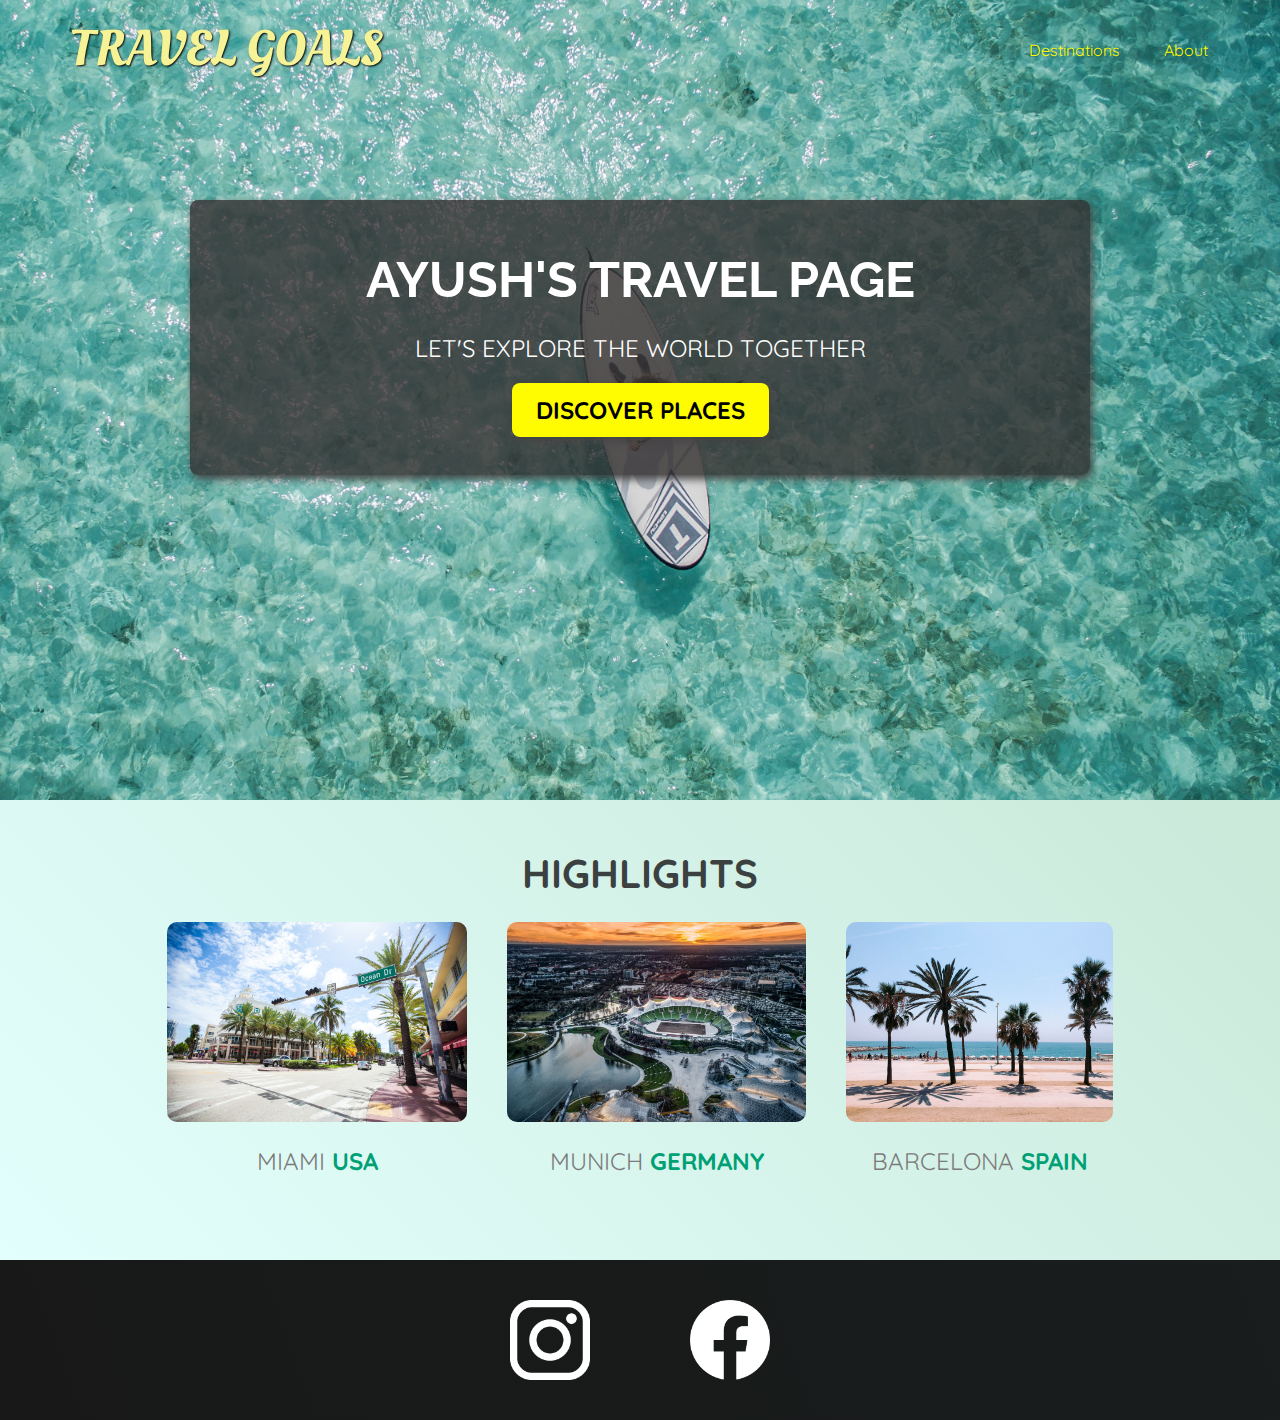
<file: index.html>
<!DOCTYPE html>
<html lang="en">
  <head>
    <meta charset="UTF-8" />
    <link
      href="https://fonts.googleapis.com/css2?family=Raleway:wght@700&family=Oleo+Script:wght@700&family=Quicksand:wght@300;500&display=swap"
      rel="stylesheet"
    />
    <link rel="stylesheet" href="shared.css" />
    <link rel="stylesheet" href="style.css" />
    <title>Travel Goals</title>
  </head>
  <body>
    <header>
      <div  id="page-logo">
        <a href="index.html">Travel Goals</a>
      </div>
      <nav>
        <ul>
          <li><a href="places.html">Destinations</a></li>
          <li><a href="">About</a></li>
        </ul>
      </nav>
    </header>
    <main>
      <section id="hero">
        <div id="hero-content">
          <h1>Ayush's Travel page</h1>
          <p>LET'S EXPLORE THE WORLD TOGETHER</p>
          <a href="places.html">DISCOVER PLACES</a>
        </div>
      </section>
      <section id="highlights">
          <h2>Highlights</h2>
          <ul id="destinations">
              <li class="destinations">
                  <img src="images/places/miami.jpg" alt="miami">
                  <p>MIAMI <span class="country">USA</span></p>
              </li>
              <li class="destinations">
                  <img src="images/places/munich.jpg" alt="munich">
                  <p>MUNICH <span class="country">GERMANY</span></p>
              </li>
              <li class="destinations">
                  <img src="images/places/barcelona.jpg" alt="">
                  <p>BARCELONA <span class="country">SPAIN</span></p>
              </li>
          </ul>
      </section>
    </main>
    <footer>
        <ul>
            <li>
                <a href="https://www.instagram.com" target="_blank">
                    <img src="images/icon/insta.png" alt="Instagram">
                </a>
            </li>
            <li>
                <a href="https://www.facebook.com">
                    <img src="images/icon/facebook.png" alt="Facebook">
                </a>
            </li>
        </ul>
    </footer>
  </body>
</html>
</file>
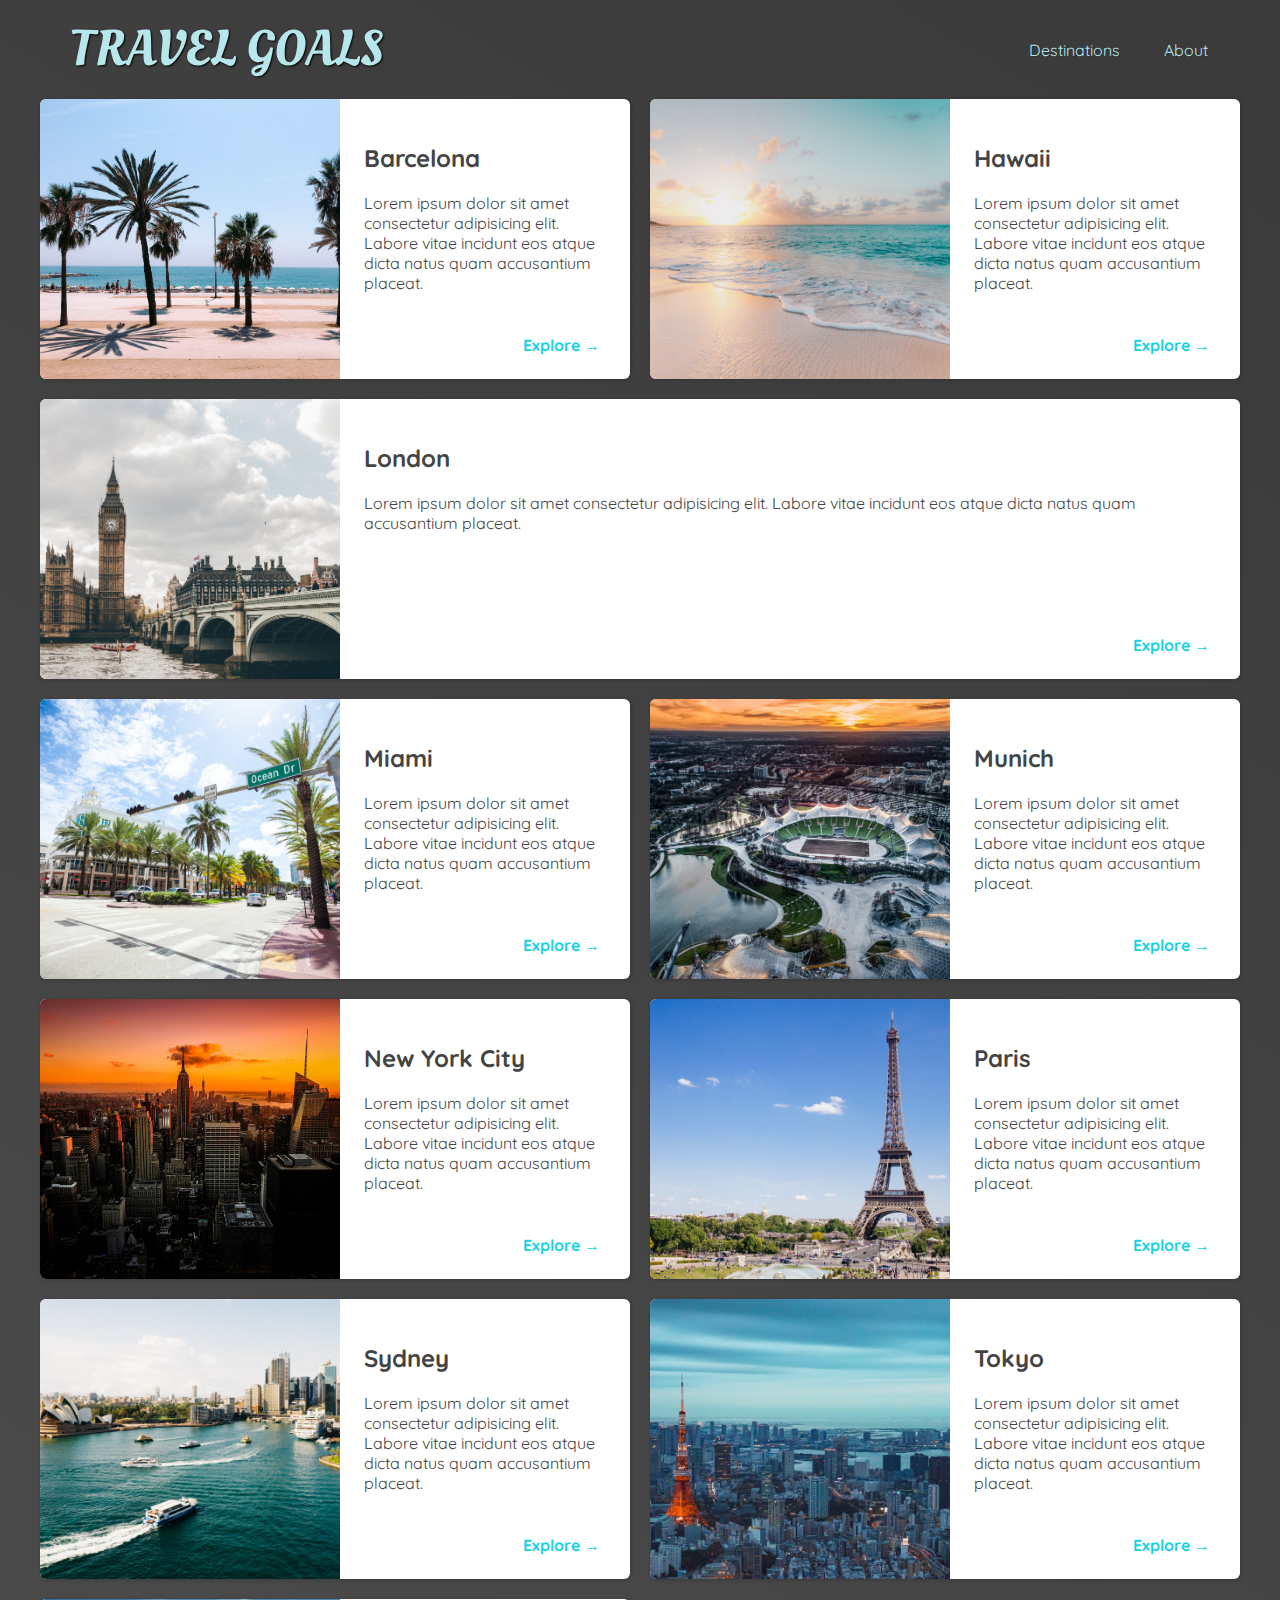
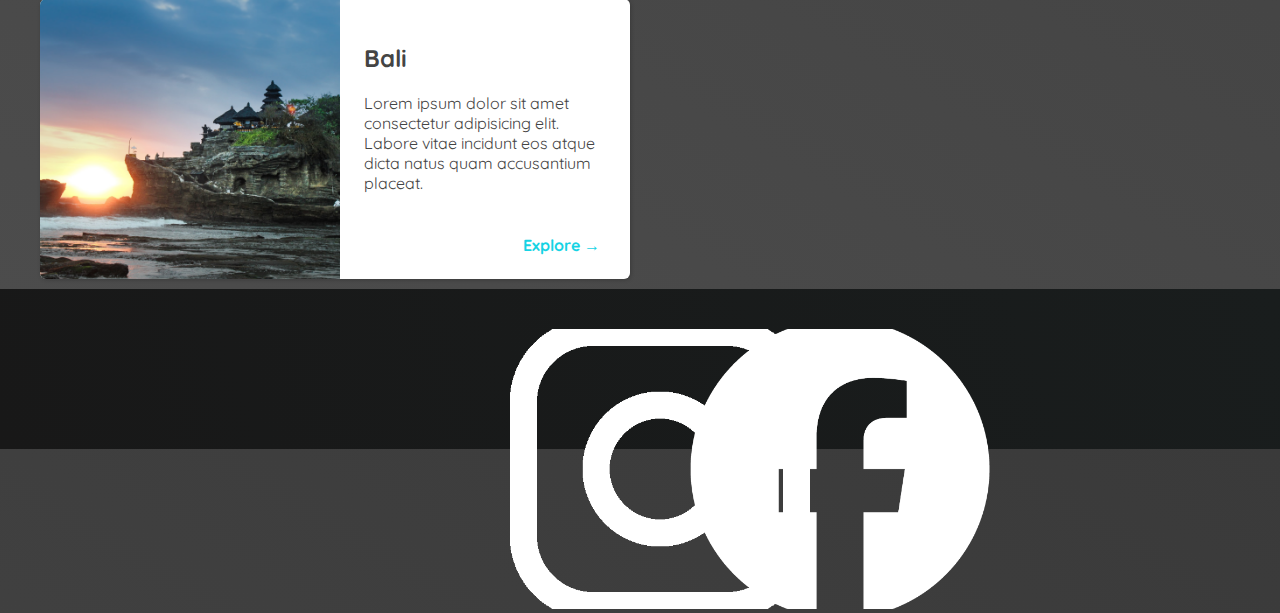
<file: places.html>
<!DOCTYPE html>
<html lang="en">
  <head>
    <meta charset="UTF-8" />
    <link
      href="https://fonts.googleapis.com/css2?family=Raleway:wght@700&family=Oleo+Script:wght@700&family=Quicksand:wght@300;500&display=swap"
      rel="stylesheet"
    />
    <link rel="stylesheet" href="shared.css" />
    <link rel="stylesheet" href="places.css" />
    <title>Travel Goals</title>
  </head>
  <body>
    <header>
      <div id="page-logo">
        <a href="index.html">Travel Goals</a>
      </div>
      <nav>
        <ul>
          <li><a href="places.html">Destinations</a></li>
          <li><a href="">About</a></li>
        </ul>
      </nav>
    </header>
    <main>
        <ul>
            <li>
              <img src="images/places/barcelona.jpg" alt="City of Barcelona" />
              <div class="item-content">
                <div>
                  <h2>Barcelona</h2>
                  <p>
                    Lorem ipsum dolor sit amet consectetur adipisicing elit. Labore
                    vitae incidunt eos atque dicta natus quam accusantium placeat.
                  </p>
                </div>
                <div class="actions">
                  <a href="https://en.wikipedia.org/wiki/Barcelona">Explore &#x2192</a>
                </div>
              </div>
            </li>
            <li>
              <img src="images/places/hawaii.jpg" alt="Hawaii beach" />
              <div class="item-content">
                <div>
                  <h2>Hawaii</h2>
                  <p>
                    Lorem ipsum dolor sit amet consectetur adipisicing elit. Labore
                    vitae incidunt eos atque dicta natus quam accusantium placeat.
                  </p>
                </div>
                <div class="actions">
                  <a href="hhttps://en.wikipedia.org/wiki/Hawaii">Explore &#x2192</a>
                </div>
              </div>
            </li>
            <li>
              <img src="images/places/london.jpg" alt="London city" />
              <div class="item-content">
                <div>
                  <h2>London</h2>
                  <p>
                    Lorem ipsum dolor sit amet consectetur adipisicing elit. Labore
                    vitae incidunt eos atque dicta natus quam accusantium placeat.
                  </p>
                </div>
                <div class="actions">
                  <a href="https://en.wikipedia.org/wiki/London">Explore &#x2192</a>
                </div>
              </div>
            </li>
            <li>
              <img src="images/places/miami.jpg" alt="Miami streets" />
              <div class="item-content">
                <div>
                  <h2>Miami</h2>
                  <p>
                    Lorem ipsum dolor sit amet consectetur adipisicing elit. Labore
                    vitae incidunt eos atque dicta natus quam accusantium placeat.
                  </p>
                </div>
                <div class="actions">
                  <a href="https://en.wikipedia.org/wiki/Miami">Explore &#x2192</a>
                </div>
              </div>
            </li>
            <li>
              <img src="images/places/munich.jpg" alt="Munich football stadium" />
              <div class="item-content">
                <div>
                  <h2>Munich</h2>
                  <p>
                    Lorem ipsum dolor sit amet consectetur adipisicing elit. Labore
                    vitae incidunt eos atque dicta natus quam accusantium placeat.
                  </p>
                </div>
                <div class="actions">
                  <a href="https://en.wikipedia.org/wiki/Munich">Explore &#x2192</a>
                </div>
              </div>
            </li>
            <li>
              <img src="images/places/new-york-city.jpg" alt="New York City skyline" />
              <div class="item-content">
                <div>
                  <h2>New York City</h2>
                  <p>
                    Lorem ipsum dolor sit amet consectetur adipisicing elit. Labore
                    vitae incidunt eos atque dicta natus quam accusantium placeat.
                  </p>
                </div>
                <div class="actions">
                  <a href="https://en.wikipedia.org/wiki/New_York_City"
                    >Explore &#x2192</a
                  >
                </div>
              </div>
            </li>
            <li>
              <img src="images/places/paris.jpg" alt="Paris city" />
              <div class="item-content">
                <div>
                  <h2>Paris</h2>
                  <p>
                    Lorem ipsum dolor sit amet consectetur adipisicing elit. Labore
                    vitae incidunt eos atque dicta natus quam accusantium placeat.
                  </p>
                </div>
                <div class="actions">
                  <a href="https://en.wikipedia.org/wiki/Paris">Explore &#x2192</a>
                </div>
              </div>
            </li>
            <li>
              <img src="images/places/sydney.jpg" alt="Sydney beach" />
              <div class="item-content">
                <div>
                  <h2>Sydney</h2>
                  <p>
                    Lorem ipsum dolor sit amet consectetur adipisicing elit. Labore
                    vitae incidunt eos atque dicta natus quam accusantium placeat.
                  </p>
                </div>
                <div class="actions">
                  <a href="https://en.wikipedia.org/wiki/Sydney">Explore &#x2192</a>
                </div>
              </div>
            </li>
            <li>
              <img src="images/places/tokyo.jpg" alt="Tokyo skyline" />
              <div class="item-content">
                <div>
                  <h2>Tokyo</h2>
                  <p>
                    Lorem ipsum dolor sit amet consectetur adipisicing elit. Labore
                    vitae incidunt eos atque dicta natus quam accusantium placeat.
                  </p>
                </div>
                <div class="actions">
                  <a href="https://en.wikipedia.org/wiki/Tokyo">Explore &#x2192</a>
                </div>
              </div>
            </li>
            <li>
              <img src="images/places/bali.jpg" alt="Bali beach" />
              <div class="item-content">
                <div>
                  <h2>Bali</h2>
                  <p>
                    Lorem ipsum dolor sit amet consectetur adipisicing elit. Labore
                    vitae incidunt eos atque dicta natus quam accusantium placeat.
                  </p>
                </div>
                <div class="actions">
                  <a href="https://en.wikipedia.org/wiki/Bali">Explore &#x2192</a>
                </div>
              </div>
            </li>
          </ul>
    </main>
    <footer>
      <ul>
        <li>
          <a href="https://www.instagram.com" target="_blank">
            <img src="images/icon/insta.png" alt="Instagram" />
          </a>
        </li>
        <li>
          <a href="https://www.facebook.com">
            <img src="images/icon/facebook.png" alt="Facebook" />
          </a>
        </li>
      </ul>
    </footer>
  </body>
</html>
</file>
<file: shared.css>
body{
    font-family: "Quicksand", sans-serif;
    margin: 0;
}
ul{
    list-style: none;
    margin: 10spx;
    padding: 0px;
}
a{
    text-decoration: none;
}
header{
    display: flex;
    align-items: center;
    justify-content: space-between;
    padding: 15px 60px;
    position: absolute;
    width: 100%;
    box-sizing: border-box;
}
#page-logo a{
    padding: 10px;
    font-family: "Oleo Script", sans-serif;
    color: rgb(245, 243, 150);
    font-size: 50px;
    text-decoration: none;
    text-transform: uppercase;
    text-shadow: 1px 1px 2px rgb(0, 0, 0);
}
header ul{
    display: flex;
}
header li{
    margin-left: 20px;
}
header a{
    color: rgb(255,251,0);
    padding: 12px;
    text-shadow: 1px 1px 1px rgba(0, 0, 0, 0.2);
    border-radius: 6px;
}
header nav a:hover{
    color: rgb(77, 77, 77);
    background-color: rgb(255,251,0);
}
footer{
    background: linear-gradient(70deg, rgb(24,24,24), rgb(25,29,29));
}
footer li{
    width: 80px;
    height: 80px;
    margin: 0 50px;
}
footer img{
    width: 100%;
    height: 100%;
}
footer ul{
    display: flex;
    margin: 0px;
    justify-content: center;
    padding: 40px;
}
</file>
<file: style.css>
#hero{
    height:800px;
    background-image: url("images/places/ocean.jpg");
    background-position: center;
    background-size: cover;
}
#hero-content{
    width: 900px;
    background-color: rgba(51, 47, 47, 0.8);
    box-shadow: 2px 4px 8px rgb(68, 67, 67);
    border-radius: 8px;
    text-align: center;
    padding: 50px 0;
    margin: 0 auto;
    position: relative;
    top: 200px;
}
#hero-content h1{
    color: white;
    text-transform: uppercase;
    font-size: 50px;
    font-family: "Raleway", sans-serif;
    margin: 0px;
}
#hero-content p{
    color: white;
    text-transform: uppercase;
    font-size: 24px;
    font-weight: 300px;
    margin-bottom: 32px;
}
#hero-content a{
    text-decoration: none;
    background-color: rgb(255, 251, 0);
    padding: 12px 24px;
    color: black;
    font-size: 24px;
    font-weight: bold;
    border-radius: 8px;
    box-shadow: 2px 4px 8px rgb(68,67, 67);
}
#hero-content a:hover{
    background-color: rgb(255, 238, 0) ;

}
#highlights{
    padding: 24px;
    background: linear-gradient(45deg, rgb(227, 255, 253), rgb(202, 233, 217));
}
#highlights h2{
    text-transform: uppercase;
    text-align: center;
    font-size: 40px;
    color: rgb(59,65,64);
    margin: 24px 0;
}
#destinations{
    display: flex;
    width: 90%;
    margin: auto;
    margin-bottom: 40px;
    justify-content: center;
}
.destinations{
    margin: 0 20px;
}
.destinations p{
    text-align: center;
    text-transform: uppercase;
    font-size: 24px;
    color: rgb(124,123,123);
    margin: 20px 0;
}
.destinations img{
    height: 200px;
    width: 100%;
    box-shadow: 2px 4px 8px rgb(68,67,67,);
    border-radius: 10px;
    object-fit: cover;
}
.destinations span{
    color: rgb(0,160,117);
    font-weight: bolder;
}
/* footer{
    background-color: black;
}
footer ul{
    display: flex;
    
}
footer li{
    margin: 0 10px;
}
footer img{
    height: 20px;
} */
</file>
<file: places.css>
body{
    background: linear-gradient(30deg, rgb(77,77,77), rgb(58,58,58));
    color: rgb(68, 68, 68);
}
#page-logo a{
    color: rgb(183,230,235);
}
header{
    position:static;
}
header a{
    color: rgb(183,230,235);
}
header nav a:hover{
    background-color: rgb(183,230,235);
    color: rgb(59,59,59);
}
main ul{
    width: 1200px;
    margin: 0 auto 10px auto;
    display: grid;
    grid-template-columns: 1fr 1fr;
    gap: 20px 20px;
}
li:nth-of-type(3){
    grid-column: 1/3;
}
main li{
    display: flex;
    background-color: white;
    box-shadow: 1px 1px 4px rgba(0,0,0,0.2);
    border-radius: 6px;
    overflow: hidden;
}
li img{
    width: 300px;
    height: 280px;
    object-fit: cover;
}
.item-content{
    padding: 24px;
    display: flex;
    flex-direction: column;
    justify-content: space-between;
}
.item-content h2{
    padding: 0;
}
.actions{
    text-align: end;
}
.actions a{
    text-decoration: none;
    color: rgb(22, 211, 228);
    font-weight: bolder;
    padding: 6px;
    border-radius: 5px;
}
.actions a:hover{
    background-color: rgb(235, 253, 255);
}
</file>
